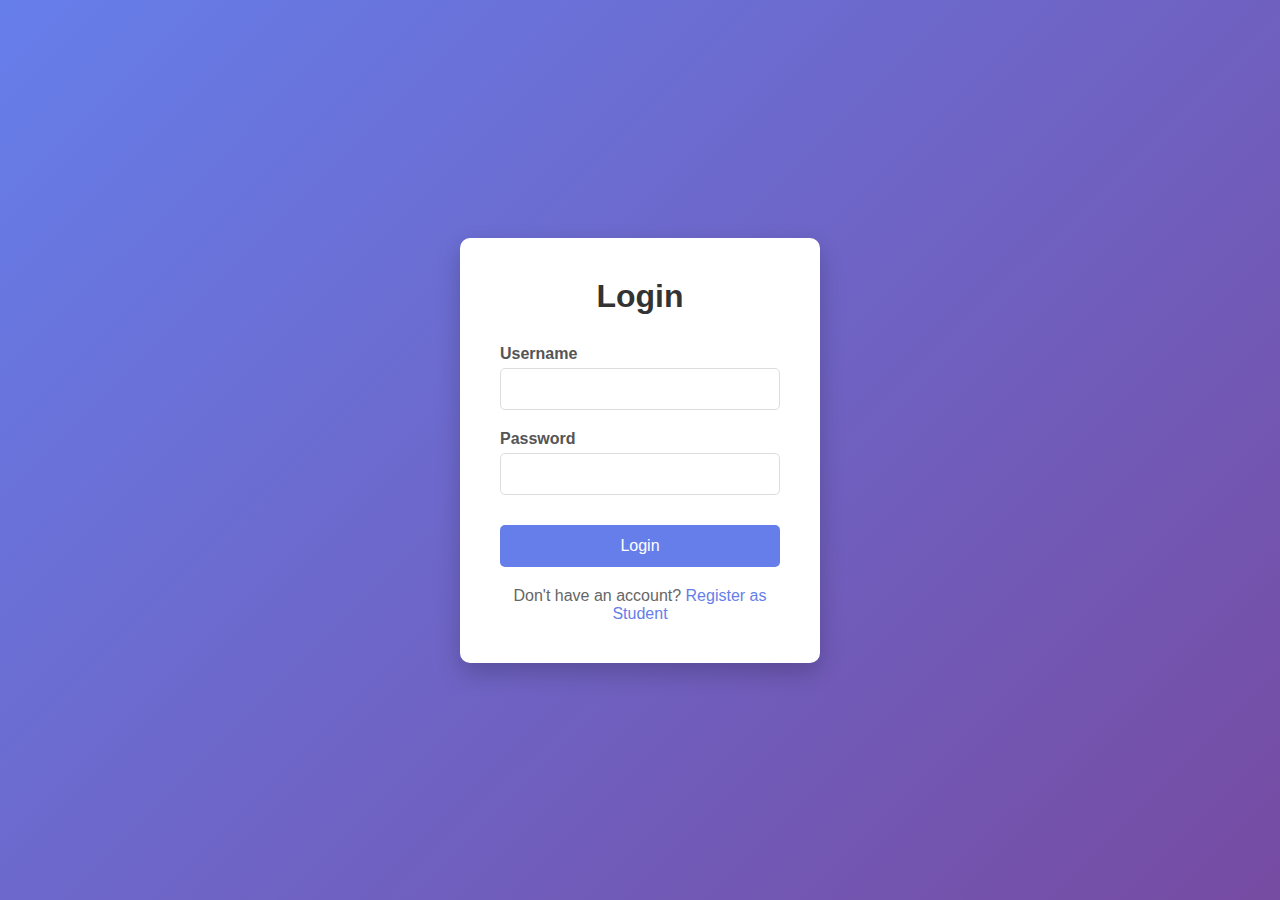
<file: index.html>
<!DOCTYPE html>
<html lang="en">
<head>
    <meta charset="UTF-8">
    <meta name="viewport" content="width=device-width, initial-scale=1.0">
    <title>Login - User Management System</title>
    <link rel="stylesheet" href="style.css">
</head>
<body>
    <div class="container">
        <div class="form-box">
            <h1>Login</h1>
            <form id="loginForm">
                <div class="input-group">
                    <label for="username">Username</label>
                    <input type="text" id="username" required>
                </div>
                <div class="input-group">
                    <label for="password">Password</label>
                    <input type="password" id="password" required>
                </div>
                <div id="error" class="error"></div>
                <button type="submit" class="btn">Login</button>
            </form>
            <p class="link">Don't have an account? <a href="register.html">Register as Student</a></p>
        </div>
    </div>
    <script src="app.js"></script>
</body>
</html>
</file>
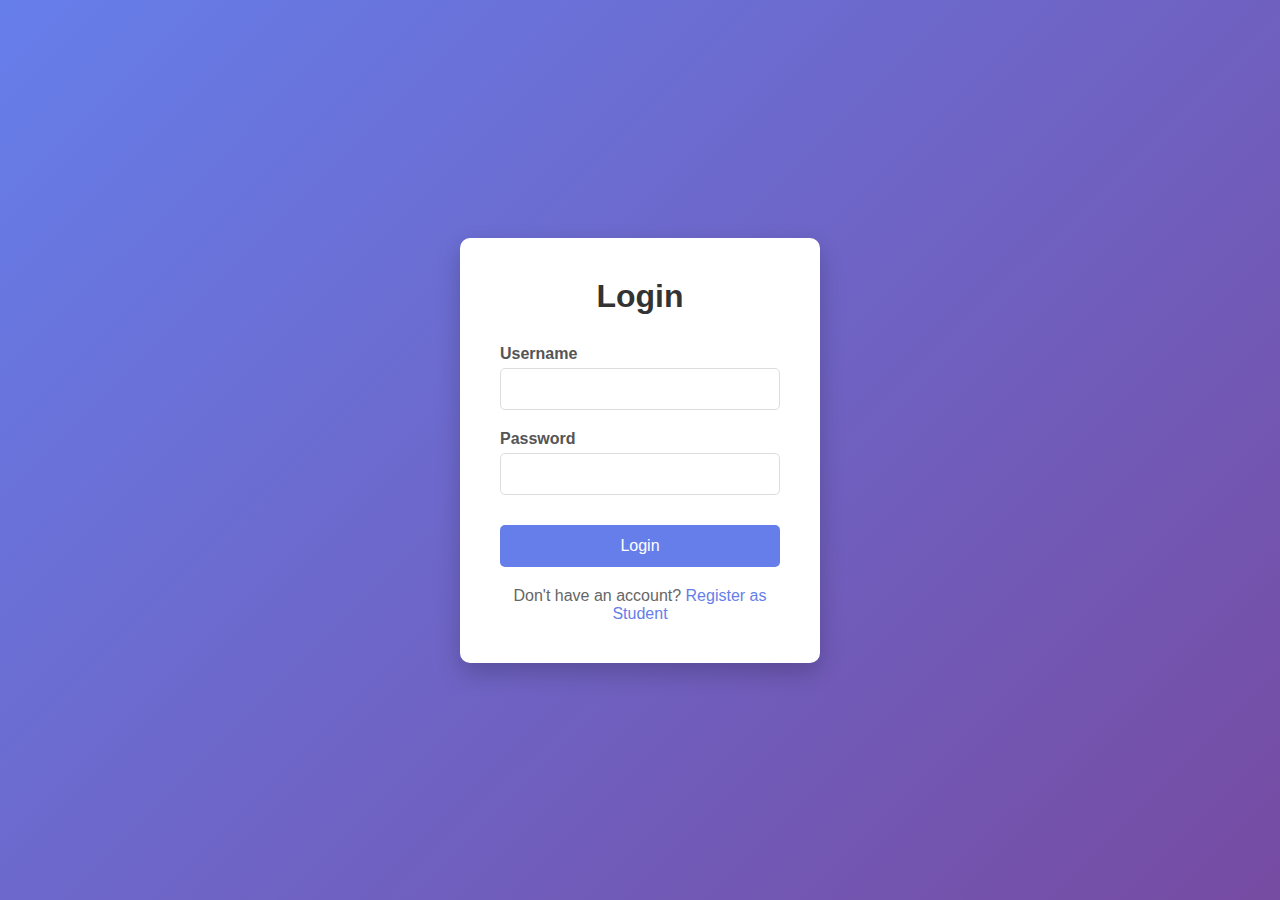
<file: admin.html>
<!DOCTYPE html>
<html lang="en">
<head>
    <meta charset="UTF-8">
    <meta name="viewport" content="width=device-width, initial-scale=1.0">
    <title>Admin Dashboard</title>
    <link rel="stylesheet" href="style.css">
</head>
<body>
    <div class="container">
        <div class="dashboard" id="adminDashboard">
            <div class="dashboard-header">
                <div>
                    <h1>Admin Dashboard</h1>
                    <p class="user-info">Logged in as: <span id="welcomeUser"></span></p>
                </div>
                <div class="btn-group">
                    <button class="btn" id="addUserBtn">Add User</button>
                    <button class="btn btn-secondary" id="changePasswordBtn">Change Password</button>
                    <button class="btn btn-danger" id="logoutBtn">Logout</button>
                </div>
            </div>
            
            <h2>User Management</h2>
            <table class="user-table">
                <thead>
                    <tr>
                        <th>Username</th>
                        <th>Role</th>
                        <th>Actions</th>
                    </tr>
                </thead>
                <tbody id="usersTableBody"></tbody>
            </table>
        </div>
    </div>

    <div id="addUserModal" class="modal">
        <div class="modal-content">
            <div class="modal-header">
                <h2>Add New User</h2>
                <span class="close">&times;</span>
            </div>
            <form id="addUserForm">
                <div class="input-group">
                    <label for="newUsername">Username</label>
                    <input type="text" id="newUsername" required>
                </div>
                <div class="input-group">
                    <label for="newPassword">Password</label>
                    <input type="password" id="newPassword" required>
                </div>
                <div class="input-group">
                    <label for="newRole">Role</label>
                    <select id="newRole" required>
                        <option value="student">Student</option>
                        <option value="admin">Admin</option>
                    </select>
                </div>
                <div id="addUserError" class="error"></div>
                <button type="submit" class="btn">Create User</button>
            </form>
        </div>
    </div>

    <div id="changePasswordModal" class="modal">
        <div class="modal-content">
            <div class="modal-header">
                <h2>Change Password</h2>
                <span class="close">&times;</span>
            </div>
            <form id="changePasswordForm">
                <div class="input-group">
                    <label for="currentPassword">Current Password</label>
                    <input type="password" id="currentPassword" required>
                </div>
                <div class="input-group">
                    <label for="newPassword">New Password</label>
                    <input type="password" id="newPassword" required>
                </div>
                <div class="input-group">
                    <label for="confirmNewPassword">Confirm New Password</label>
                    <input type="password" id="confirmNewPassword" required>
                </div>
                <div id="passwordError" class="error"></div>
                <button type="submit" class="btn">Change Password</button>
            </form>
        </div>
    </div>

    <script src="app.js"></script>
</body>
</html>
</file>
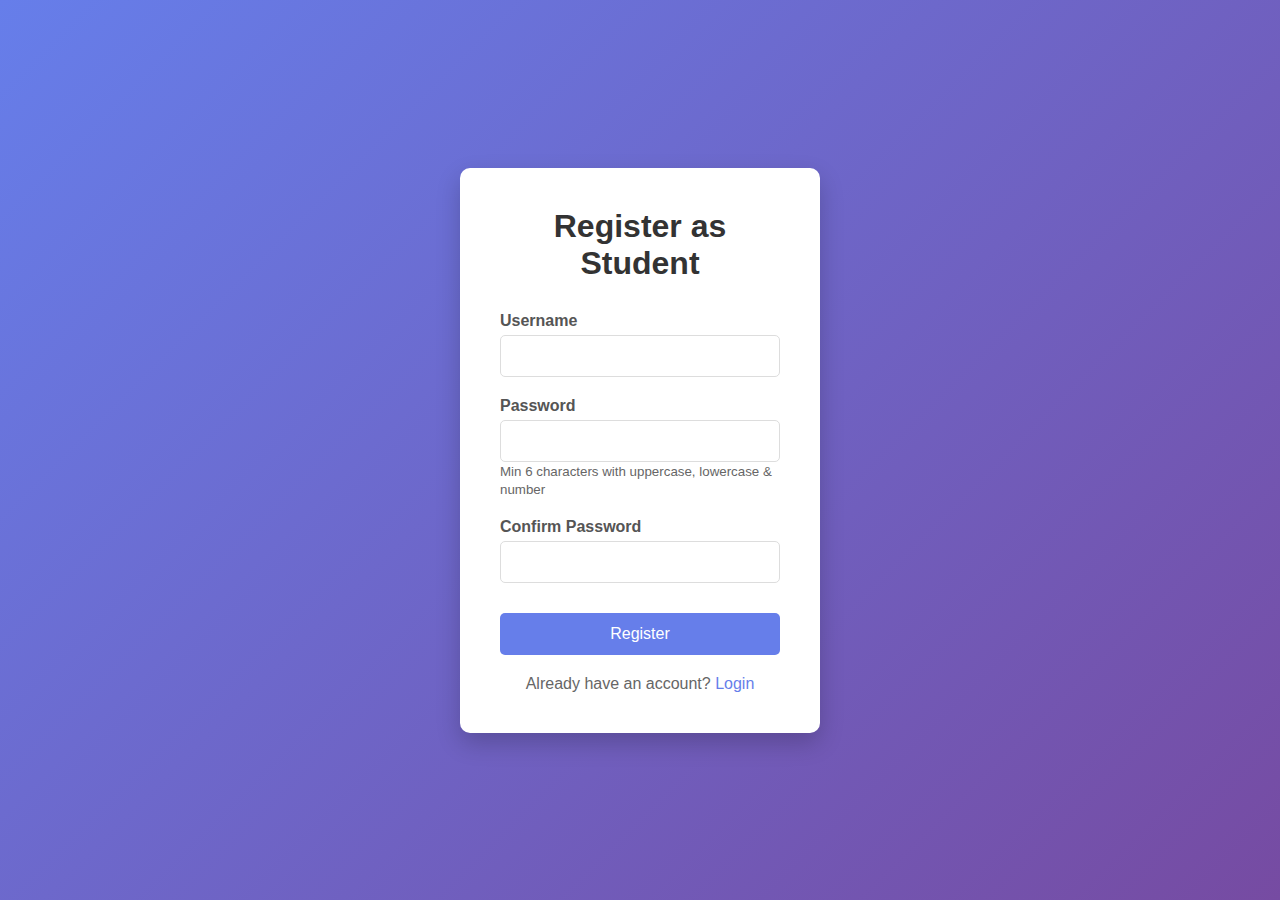
<file: register.html>
<!DOCTYPE html>
<html lang="en">
<head>
    <meta charset="UTF-8">
    <meta name="viewport" content="width=device-width, initial-scale=1.0">
    <title>Register - User Management System</title>
    <link rel="stylesheet" href="style.css">
</head>
<body>
    <div class="container">
        <div class="form-box">
            <h1>Register as Student</h1>
            <form id="registerForm">
                <div class="input-group">
                    <label for="regUsername">Username</label>
                    <input type="text" id="regUsername" required>
                </div>
                <div class="input-group">
                    <label for="regPassword">Password</label>
                    <input type="password" id="regPassword" required>
                    <small style="color: #666;">Min 6 characters with uppercase, lowercase & number</small>
                </div>
                <div class="input-group">
                    <label for="confirmPassword">Confirm Password</label>
                    <input type="password" id="confirmPassword" required>
                </div>
                <div id="error" class="error"></div>
                <button type="submit" class="btn">Register</button>
            </form>
            <p class="link">Already have an account? <a href="index.html">Login</a></p>
        </div>
    </div>
    <script src="app.js"></script>
</body>
</html>
</file>
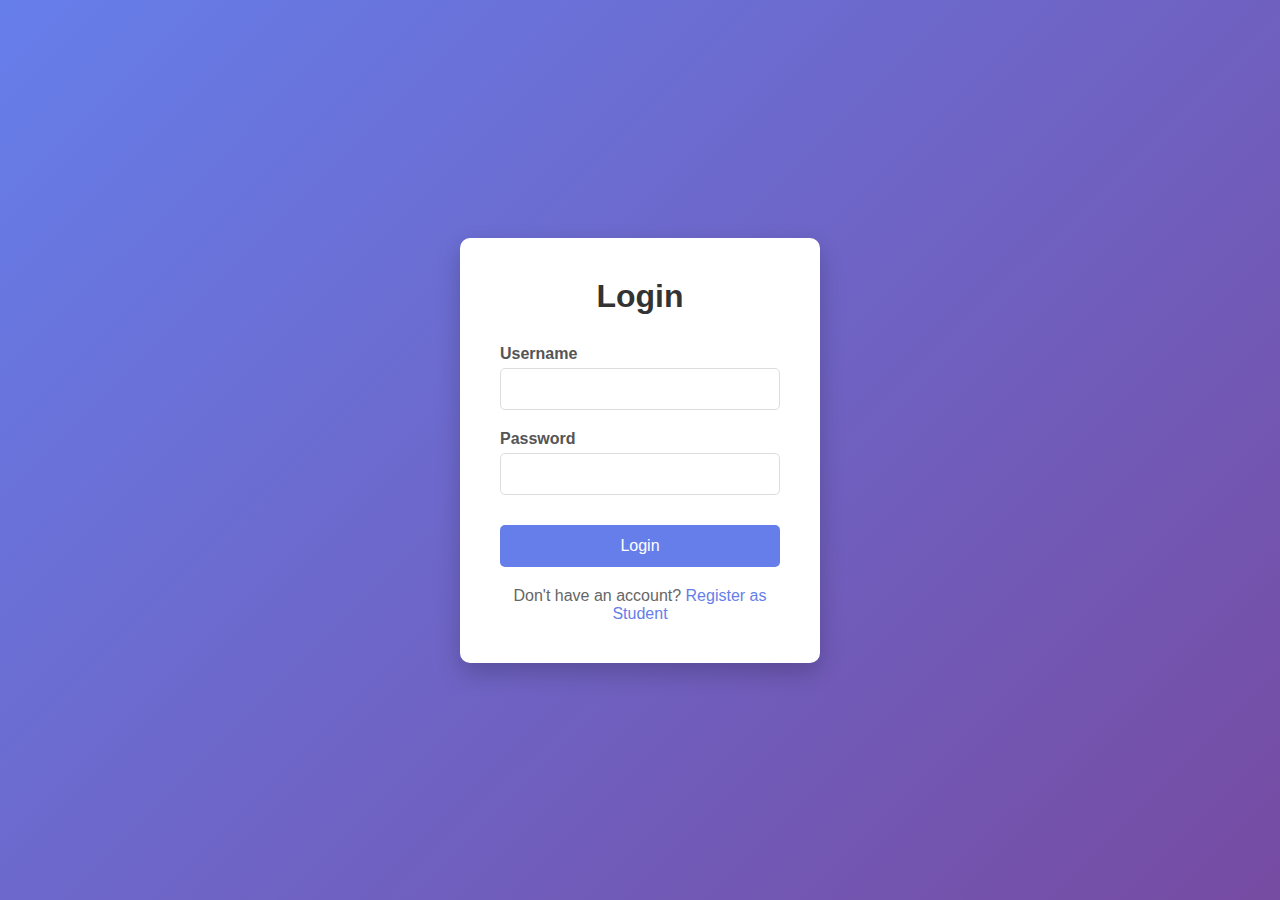
<file: student.html>
<!DOCTYPE html>
<html lang="en">
<head>
    <meta charset="UTF-8">
    <meta name="viewport" content="width=device-width, initial-scale=1.0">
    <title>Student Dashboard</title>
    <link rel="stylesheet" href="style.css">
</head>
<body>
    <div class="container">
        <div class="dashboard" id="studentDashboard">
            <div class="dashboard-header">
                <div>
                    <h1>Welcome, <span id="welcomeUser"></span>!</h1>
                    <p class="user-info">Role: Student</p>
                </div>
                <div class="btn-group">
                    <button class="btn btn-secondary" id="changePasswordBtn">Change Password</button>
                    <button class="btn btn-danger" id="logoutBtn">Logout</button>
                </div>
            </div>
            
            <div class="welcome-box">
                <h1>🎓</h1>
                <p>You have successfully logged in as a student.</p>
                <p>This is your personal dashboard.</p>
            </div>
        </div>
    </div>

    <div id="changePasswordModal" class="modal">
        <div class="modal-content">
            <div class="modal-header">
                <h2>Change Password</h2>
                <span class="close">&times;</span>
            </div>
            <form id="changePasswordForm">
                <div class="input-group">
                    <label for="currentPassword">Current Password</label>
                    <input type="password" id="currentPassword" required>
                </div>
                <div class="input-group">
                    <label for="newPassword">New Password</label>
                    <input type="password" id="newPassword" required>
                </div>
                <div class="input-group">
                    <label for="confirmNewPassword">Confirm New Password</label>
                    <input type="password" id="confirmNewPassword" required>
                </div>
                <div id="passwordError" class="error"></div>
                <button type="submit" class="btn">Change Password</button>
            </form>
        </div>
    </div>

    <script src="app.js"></script>
</body>
</html>
</file>
<file: style.css>
* {
    margin: 0;
    padding: 0;
    box-sizing: border-box;
}

body {
    font-family: Arial, sans-serif;
    background: linear-gradient(135deg, #667eea 0%, #764ba2 100%);
    min-height: 100vh;
    display: flex;
    align-items: center;
    justify-content: center;
}

.container {
    width: 100%;
    max-width: 400px;
    padding: 20px;
}

.form-box {
    background: white;
    padding: 40px;
    border-radius: 10px;
    box-shadow: 0 10px 25px rgba(0,0,0,0.2);
}

h1 {
    text-align: center;
    color: #333;
    margin-bottom: 30px;
}

.input-group {
    margin-bottom: 20px;
}

label {
    display: block;
    margin-bottom: 5px;
    color: #555;
    font-weight: bold;
}

input, select {
    width: 100%;
    padding: 12px;
    border: 1px solid #ddd;
    border-radius: 5px;
    font-size: 14px;
}

input:focus, select:focus {
    outline: none;
    border-color: #667eea;
}

.btn {
    width: 100%;
    padding: 12px;
    background: #667eea;
    color: white;
    border: none;
    border-radius: 5px;
    font-size: 16px;
    cursor: pointer;
    margin-top: 10px;
}

.btn:hover {
    background: #5568d3;
}

.btn-secondary {
    background: #6c757d;
}

.btn-secondary:hover {
    background: #5a6268;
}

.btn-danger {
    background: #dc3545;
}

.btn-danger:hover {
    background: #c82333;
}

.link {
    text-align: center;
    margin-top: 20px;
    color: #666;
}

.link a {
    color: #667eea;
    text-decoration: none;
}

.link a:hover {
    text-decoration: underline;
}

.error {
    color: #dc3545;
    font-size: 14px;
    margin-top: 10px;
    text-align: center;
}

.success {
    color: #28a745;
    font-size: 14px;
    margin-top: 10px;
    text-align: center;
}

.dashboard {
    background: white;
    padding: 40px;
    border-radius: 10px;
    box-shadow: 0 10px 25px rgba(0,0,0,0.2);
    max-width: 800px;
    width: 100%;
}

.dashboard-header {
    display: flex;
    justify-content: space-between;
    align-items: center;
    margin-bottom: 30px;
    padding-bottom: 20px;
    border-bottom: 2px solid #eee;
}

.user-info {
    color: #666;
}

.btn-group {
    display: flex;
    gap: 10px;
}

.user-table {
    width: 100%;
    border-collapse: collapse;
    margin-top: 20px;
}

.user-table th,
.user-table td {
    padding: 12px;
    text-align: left;
    border-bottom: 1px solid #ddd;
}

.user-table th {
    background: #f8f9fa;
    font-weight: bold;
    color: #333;
}

.user-table tr:hover {
    background: #f8f9fa;
}

.modal {
    display: none;
    position: fixed;
    top: 0;
    left: 0;
    width: 100%;
    height: 100%;
    background: rgba(0,0,0,0.5);
    align-items: center;
    justify-content: center;
}

.modal.active {
    display: flex;
}

.modal-content {
    background: white;
    padding: 30px;
    border-radius: 10px;
    max-width: 400px;
    width: 90%;
}

.modal-header {
    display: flex;
    justify-content: space-between;
    align-items: center;
    margin-bottom: 20px;
}

.close {
    font-size: 28px;
    cursor: pointer;
    color: #999;
}

.close:hover {
    color: #333;
}

.welcome-box {
    text-align: center;
    padding: 60px 40px;
}

.welcome-box h1 {
    font-size: 36px;
    margin-bottom: 20px;
    color: #667eea;
}

.welcome-box p {
    font-size: 18px;
    color: #666;
    margin-bottom: 30px;
}
</file>
